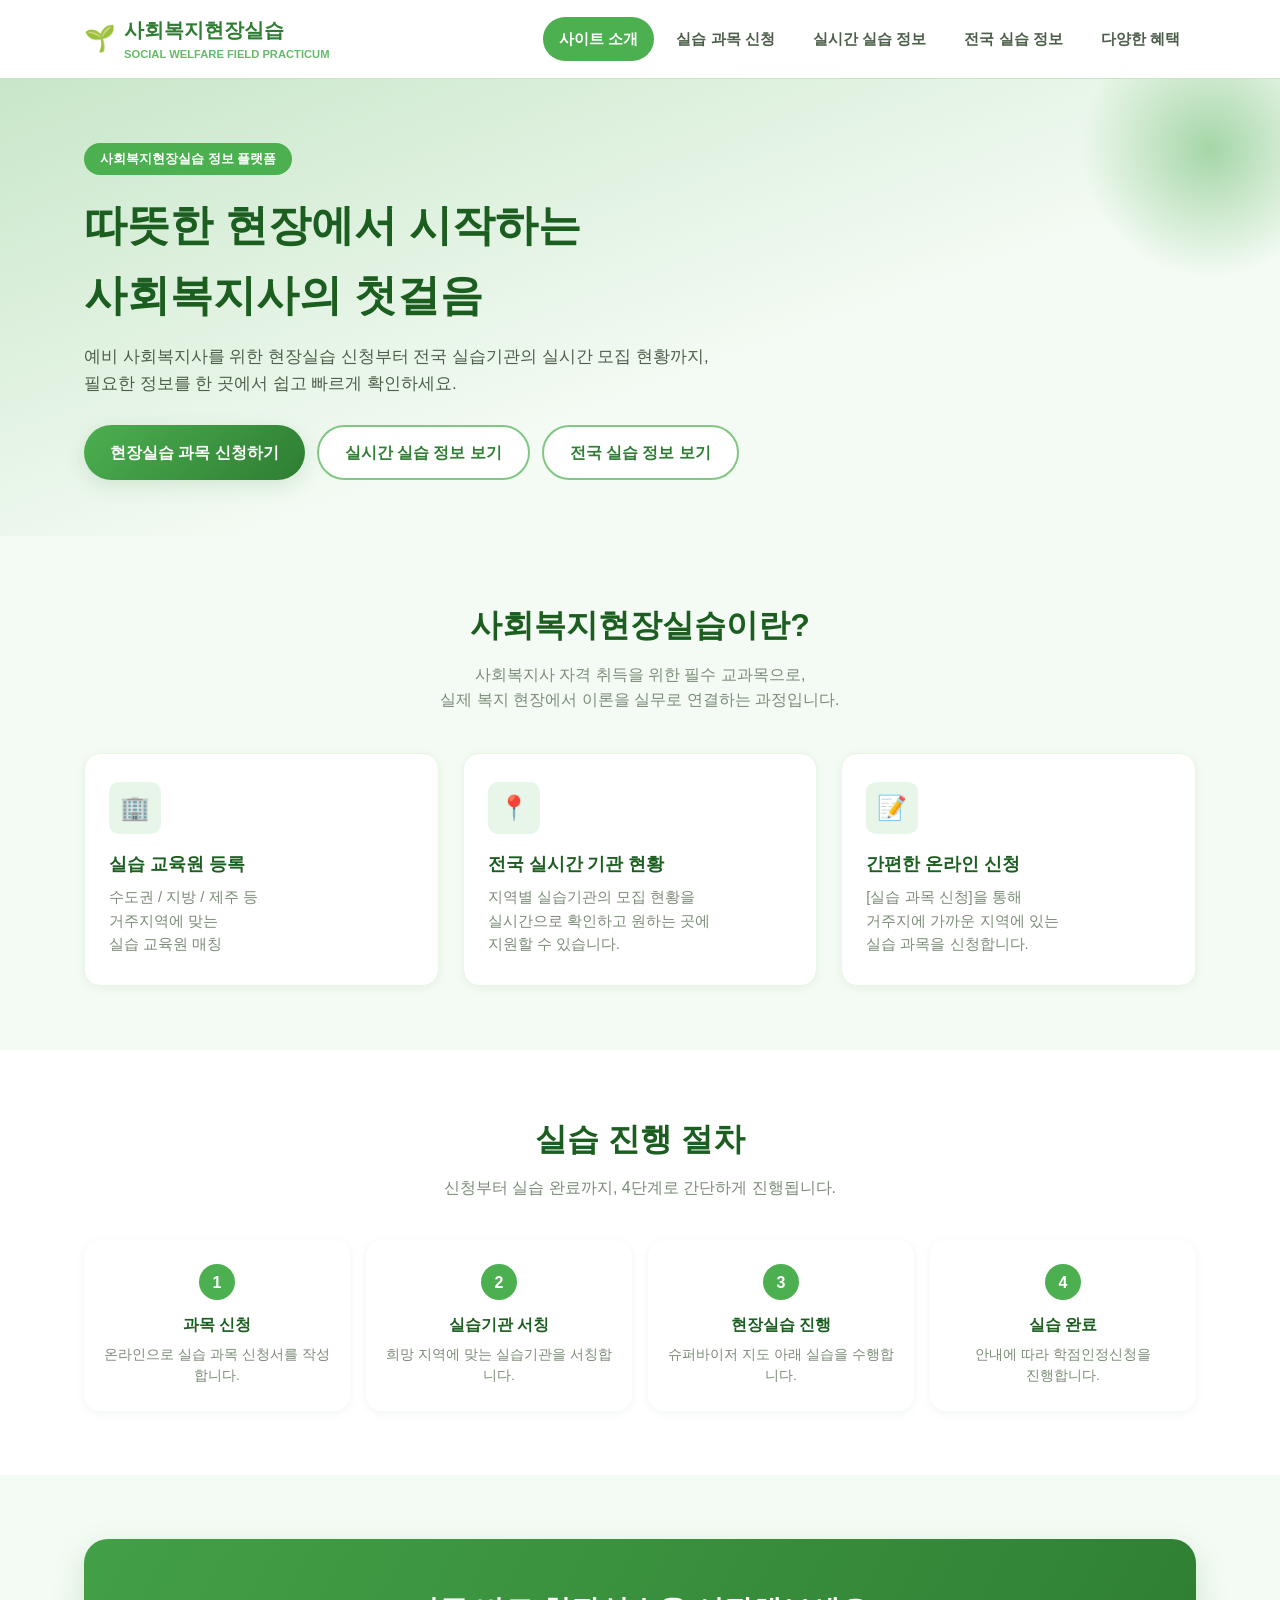
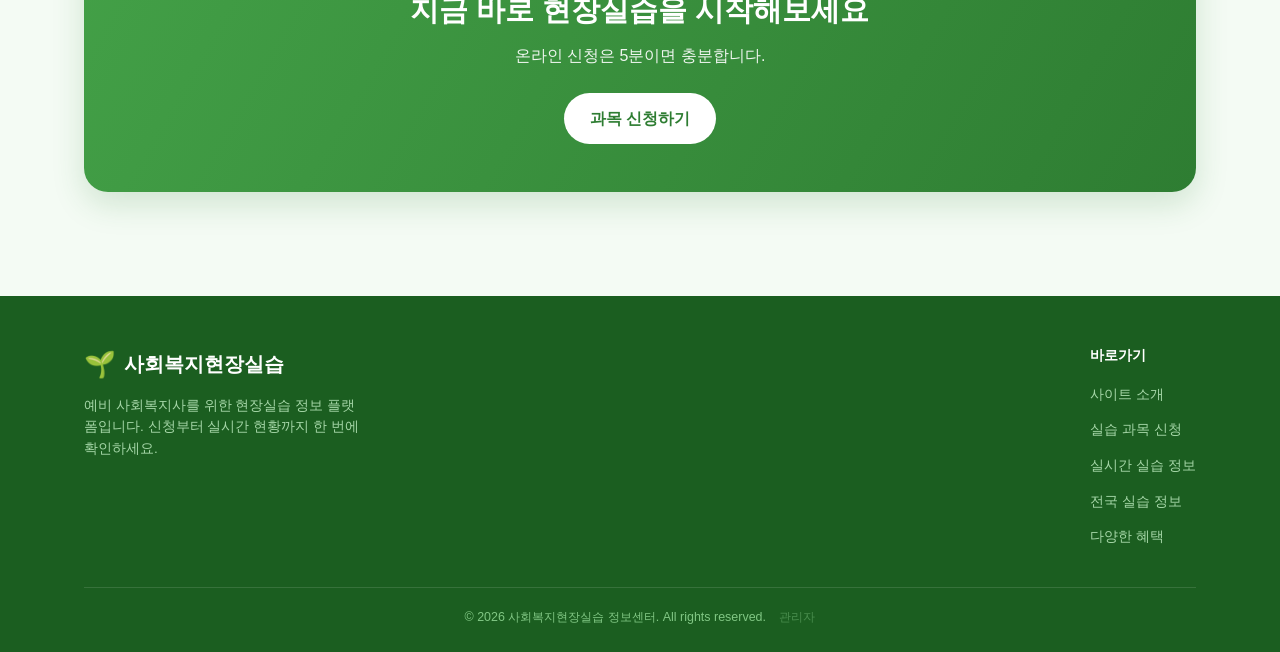
<file: index.html>
<!DOCTYPE html>
<html lang="ko">
<head>
<meta charset="UTF-8">
<meta name="viewport" content="width=device-width, initial-scale=1.0">
<title>사회복지현장실습 정보 | 소개</title>
<meta name="description" content="사회복지현장실습 정보 사이트 - 실습 소개, 과목 신청, 전국 실시간 정보">
<meta property="og:type" content="website">
<meta property="og:site_name" content="사회복지현장실습">
<meta property="og:title" content="사회복지현장실습 정보">
<meta property="og:description" content="예비 사회복지사를 위한 현장실습 신청부터 전국 실습기관 정보까지 한 곳에서 확인하세요.">
<meta property="og:url" content="https://wns3565.github.io/wns3565/">
<meta property="og:image" content="https://wns3565.github.io/wns3565/images/og-image.png">
<meta property="og:image:width" content="1200">
<meta property="og:image:height" content="630">
<meta name="twitter:card" content="summary_large_image">
<link rel="stylesheet" href="css/style.css">
</head>
<body>

<header class="site-header">
  <div class="header-inner">
    <a href="index.html" class="logo">
      <span class="logo-emoji">🌱</span>
      <span>
        사회복지현장실습
        <span class="logo-sub">SOCIAL WELFARE FIELD PRACTICUM</span>
      </span>
    </a>
    <nav class="main-nav">
      <ul>
        <li><a href="index.html" class="active">사이트 소개</a></li>
        <li><a href="apply.html">실습 과목 신청</a></li>
        <li><a href="realtime.html">실시간 실습 정보</a></li>
        <li><a href="nationwide.html">전국 실습 정보</a></li>
        <li><a href="benefits.html">다양한 혜택</a></li>
      </ul>
    </nav>
    <button class="nav-toggle" aria-label="메뉴 열기" aria-expanded="false">☰</button>
  </div>
</header>

<main>
  <section class="page-hero">
    <div class="container">
      <span class="eyebrow">사회복지현장실습 정보 플랫폼</span>
      <h1>따뜻한 현장에서 시작하는<br>사회복지사의 첫걸음</h1>
      <p class="lead">
        예비 사회복지사를 위한 현장실습 신청부터 전국 실습기관의 실시간 모집 현황까지,
        <br>
        필요한 정보를 한 곳에서 쉽고 빠르게 확인하세요.
      </p>
      <div style="margin-top:28px; display:flex; gap:12px; flex-wrap:wrap;">
        <a href="apply.html" class="btn btn-primary">현장실습 과목 신청하기</a>
        <a href="realtime.html" class="btn btn-outline">실시간 실습 정보 보기</a>
        <a href="nationwide.html" class="btn btn-outline">전국 실습 정보 보기</a>
      </div>
    </div>
  </section>

  <section class="block">
    <div class="container">
      <div class="section-head">
        <h2>사회복지현장실습이란?</h2>
        <p>사회복지사 자격 취득을 위한 필수 교과목으로,<br>실제 복지 현장에서 이론을 실무로 연결하는 과정입니다.</p>
      </div>
      <div class="grid grid-3">
        <div class="card">
          <div class="icon">🏢</div>
          <h3>실습 교육원 등록</h3>
          <p>수도권 / 지방 / 제주 등<br>거주지역에 맞는<br>실습 교육원 매칭</p>
        </div>
        <div class="card">
          <div class="icon">📍</div>
          <h3>전국 실시간 기관 현황</h3>
          <p>지역별 실습기관의 모집 현황을<br>실시간으로 확인하고 원하는 곳에<br>지원할 수 있습니다.</p>
        </div>
        <div class="card">
          <div class="icon">📝</div>
          <h3>간편한 온라인 신청</h3>
          <p>[실습 과목 신청]을 통해<br>거주지에 가까운 지역에 있는<br>실습 과목을 신청합니다.</p>
        </div>
      </div>
    </div>
  </section>

  <section class="block alt">
    <div class="container">
      <div class="section-head">
        <h2>실습 진행 절차</h2>
        <p>신청부터 실습 완료까지, 4단계로 간단하게 진행됩니다.</p>
      </div>
      <div class="timeline">
        <div class="timeline-step">
          <div class="step-num">1</div>
          <h4>과목 신청</h4>
          <p>온라인으로 실습 과목 신청서를 작성합니다.</p>
        </div>
        <div class="timeline-step">
          <div class="step-num">2</div>
          <h4>실습기관 서칭</h4>
          <p>희망 지역에 맞는 실습기관을 서칭합니다.</p>
        </div>
        <div class="timeline-step">
          <div class="step-num">3</div>
          <h4>현장실습 진행</h4>
          <p>슈퍼바이저 지도 아래 실습을 수행합니다.</p>
        </div>
        <div class="timeline-step">
          <div class="step-num">4</div>
          <h4>실습 완료</h4>
          <p>안내에 따라 학점인정신청을<br>진행합니다.</p>
        </div>
      </div>
    </div>
  </section>

  <section class="block">
    <div class="container">
      <div class="cta-banner">
        <h2>지금 바로 현장실습을 시작해보세요</h2>
        <p>온라인 신청은 5분이면 충분합니다.</p>
        <div style="display:flex; gap:12px; justify-content:center; flex-wrap:wrap;">
          <a href="apply.html" class="btn btn-outline">과목 신청하기</a>
        </div>
      </div>
    </div>
  </section>
</main>

<footer class="site-footer">
  <div class="container">
    <div class="footer-inner">
      <div class="footer-brand">
        <div class="logo">
          <span class="logo-emoji">🌱</span>
          <span>사회복지현장실습</span>
        </div>
        <p>예비 사회복지사를 위한 현장실습 정보 플랫폼입니다. 신청부터 실시간 현황까지 한 번에 확인하세요.</p>
      </div>
      <div class="footer-links">
        <div class="footer-col">
          <h4>바로가기</h4>
          <ul>
            <li><a href="index.html">사이트 소개</a></li>
            <li><a href="apply.html">실습 과목 신청</a></li>
            <li><a href="realtime.html">실시간 실습 정보</a></li>
            <li><a href="nationwide.html">전국 실습 정보</a></li>
        <li><a href="benefits.html">다양한 혜택</a></li>
              </ul>
        </div>
      </div>
    </div>
    <div class="footer-bottom">
      &copy; 2026 사회복지현장실습 정보센터. All rights reserved.
      <a href="admin.html" style="color:inherit; opacity:0.45; margin-left:10px; text-decoration:none;">관리자</a>
    </div>
  </div>
</footer>

<script src="js/main.js"></script>
</body>
</html>
</file>
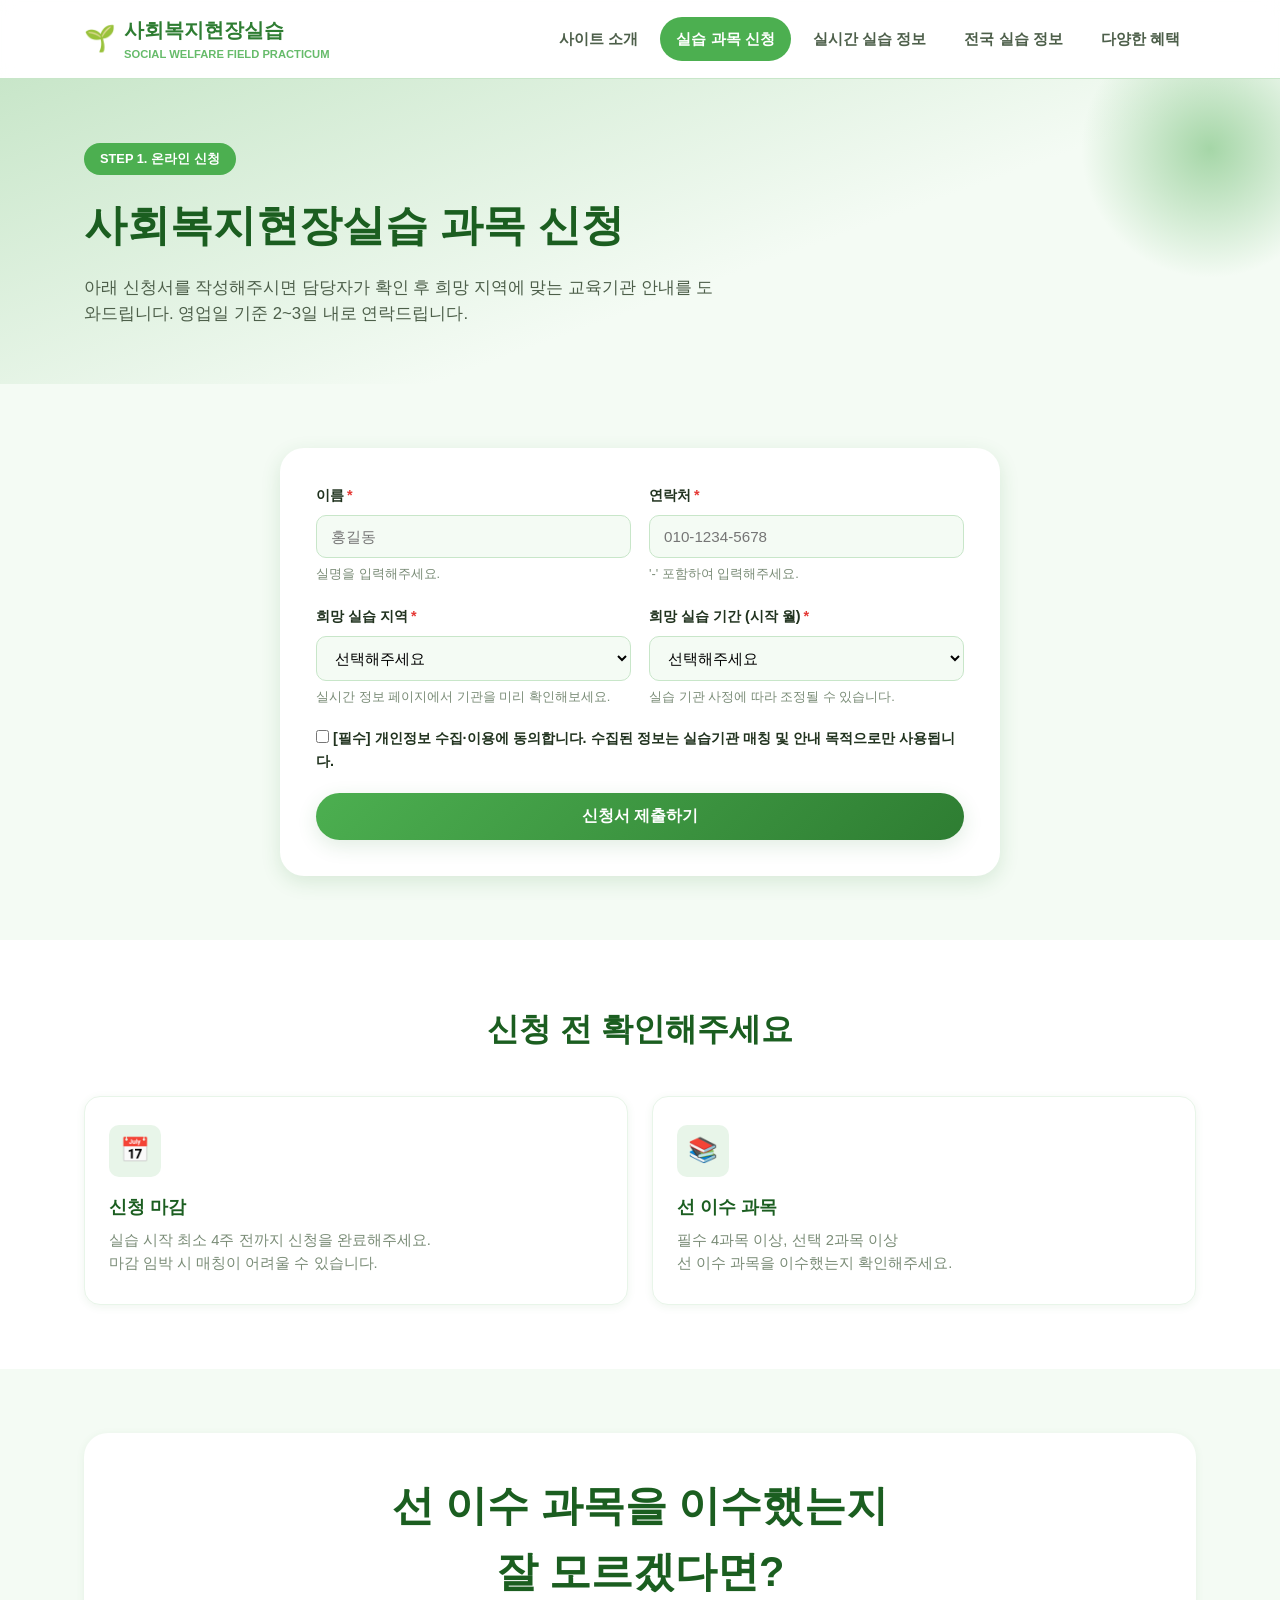
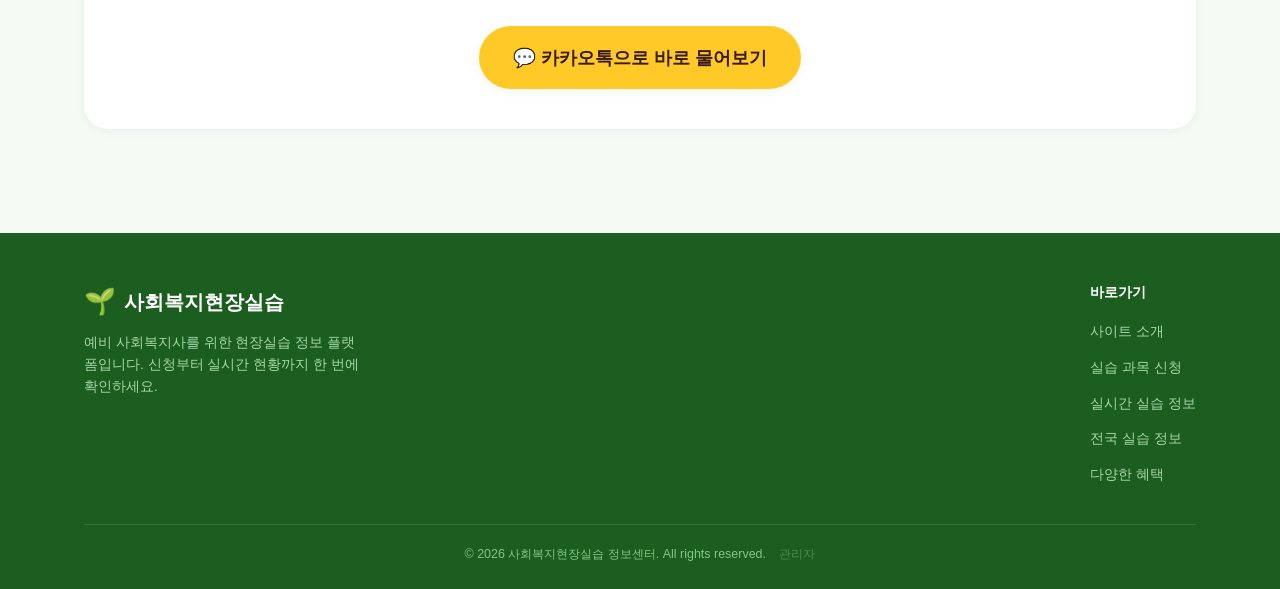
<file: apply.html>
<!DOCTYPE html>
<html lang="ko">
<head>
<meta charset="UTF-8">
<meta name="viewport" content="width=device-width, initial-scale=1.0">
<title>사회복지현장실습 정보 | 과목 신청</title>
<meta name="description" content="사회복지현장실습 과목 온라인 신청">
<meta property="og:type" content="website">
<meta property="og:site_name" content="사회복지현장실습">
<meta property="og:title" content="사회복지현장실습 과목 신청">
<meta property="og:description" content="사회복지현장실습 과목을 온라인으로 간편하게 신청하세요.">
<meta property="og:url" content="https://wns3565.github.io/wns3565/apply.html">
<meta property="og:image" content="https://wns3565.github.io/wns3565/images/og-image.png">
<meta property="og:image:width" content="1200">
<meta property="og:image:height" content="630">
<meta name="twitter:card" content="summary_large_image">
<link rel="stylesheet" href="css/style.css">
</head>
<body>

<header class="site-header">
  <div class="header-inner">
    <a href="index.html" class="logo">
      <span class="logo-emoji">🌱</span>
      <span>
        사회복지현장실습
        <span class="logo-sub">SOCIAL WELFARE FIELD PRACTICUM</span>
      </span>
    </a>
    <nav class="main-nav">
      <ul>
        <li><a href="index.html">사이트 소개</a></li>
        <li><a href="apply.html" class="active">실습 과목 신청</a></li>
        <li><a href="realtime.html">실시간 실습 정보</a></li>
        <li><a href="nationwide.html">전국 실습 정보</a></li>
        <li><a href="benefits.html">다양한 혜택</a></li>
      </ul>
    </nav>
    <button class="nav-toggle" aria-label="메뉴 열기" aria-expanded="false">☰</button>
  </div>
</header>

<main>
  <section class="page-hero">
    <div class="container">
      <span class="eyebrow">STEP 1. 온라인 신청</span>
      <h1>사회복지현장실습 과목 신청</h1>
      <p class="lead">
        아래 신청서를 작성해주시면 담당자가 확인 후 희망 지역에 맞는
        교육기관 안내를 도와드립니다. 영업일 기준 2~3일 내로 연락드립니다.
      </p>
    </div>
  </section>

  <section class="block">
    <div class="container">
      <div class="form-wrap">
        <form id="apply-form" novalidate>

          <div class="form-row">
            <div class="field">
              <label for="name">이름<span class="req">*</span></label>
              <input type="text" id="name" name="name" placeholder="홍길동" required>
              <small class="hint">실명을 입력해주세요.</small>
            </div>
            <div class="field">
              <label for="phone">연락처<span class="req">*</span></label>
              <input type="tel" id="phone" name="phone" placeholder="010-1234-5678" required>
              <small class="hint">'-' 포함하여 입력해주세요.</small>
            </div>
          </div>

          <div class="form-row">
            <div class="field">
              <label for="region">희망 실습 지역<span class="req">*</span></label>
              <select id="region" name="region" required>
                <option value="">선택해주세요</option>
                <option>서울</option><option>경기</option><option>인천</option>
                <option>부산</option><option>대구</option><option>광주</option>
                <option>대전</option><option>울산</option><option>강원</option>
                <option>충북</option><option>충남</option><option>전북</option>
                <option>전남</option><option>경북</option><option>경남</option>
                <option>제주</option>
              </select>
              <small class="hint">실시간 정보 페이지에서 기관을 미리 확인해보세요.</small>
            </div>
            <div class="field">
              <label for="period">희망 실습 기간 (시작 월)<span class="req">*</span></label>
              <select id="period" name="period" required>
                <option value="">선택해주세요</option>
                <option>1월</option>
                <option>2월</option>
                <option>3월</option>
                <option>4월</option>
                <option>5월</option>
                <option>6월</option>
                <option>7월</option>
                <option>8월</option>
                <option>9월</option>
                <option>10월</option>
                <option>11월</option>
                <option>12월</option>
              </select>
              <small class="hint">실습 기관 사정에 따라 조정될 수 있습니다.</small>
            </div>
          </div>

          <div class="field full">
            <label class="checkbox-row">
              <input type="checkbox" id="agree" name="agree">
              <span>[필수] 개인정보 수집·이용에 동의합니다. 수집된 정보는 실습기관 매칭 및 안내 목적으로만 사용됩니다.</span>
            </label>
          </div>

          <button type="submit" class="btn btn-primary btn-block">신청서 제출하기</button>

          <div id="apply-msg" class="form-msg"></div>
        </form>
      </div>
    </div>
  </section>

  <section class="block alt">
    <div class="container">
      <div class="section-head">
        <h2>신청 전 확인해주세요</h2>
      </div>
      <div class="grid grid-2">
        <div class="card">
          <div class="icon">📅</div>
          <h3>신청 마감</h3>
          <p>실습 시작 최소 4주 전까지 신청을 완료해주세요.<br>마감 임박 시 매칭이 어려울 수 있습니다.</p>
        </div>
        <div class="card">
          <div class="icon">📚</div>
          <h3>선 이수 과목</h3>
          <p>필수 4과목 이상, 선택 2과목 이상<br>선 이수 과목을 이수했는지 확인해주세요.</p>
        </div>
      </div>
    </div>
  </section>

  <section class="block">
    <div class="container">
      <div class="help-banner">
        <p>선 이수 과목을 이수했는지<br>잘 모르겠다면?</p>
        <a href="https://open.kakao.com/o/spx4Yft" class="btn btn-kakao" target="_blank" rel="noopener noreferrer">💬 카카오톡으로 바로 물어보기</a>
      </div>
    </div>
  </section>
</main>

<footer class="site-footer">
  <div class="container">
    <div class="footer-inner">
      <div class="footer-brand">
        <div class="logo">
          <span class="logo-emoji">🌱</span>
          <span>사회복지현장실습</span>
        </div>
        <p>예비 사회복지사를 위한 현장실습 정보 플랫폼입니다. 신청부터 실시간 현황까지 한 번에 확인하세요.</p>
      </div>
      <div class="footer-links">
        <div class="footer-col">
          <h4>바로가기</h4>
          <ul>
            <li><a href="index.html">사이트 소개</a></li>
            <li><a href="apply.html">실습 과목 신청</a></li>
            <li><a href="realtime.html">실시간 실습 정보</a></li>
            <li><a href="nationwide.html">전국 실습 정보</a></li>
        <li><a href="benefits.html">다양한 혜택</a></li>
              </ul>
        </div>
      </div>
    </div>
    <div class="footer-bottom">
      &copy; 2026 사회복지현장실습 정보센터. All rights reserved.
      <a href="admin.html" style="color:inherit; opacity:0.45; margin-left:10px; text-decoration:none;">관리자</a>
    </div>
  </div>
</footer>

<script src="js/main.js"></script>
</body>
</html>
</file>
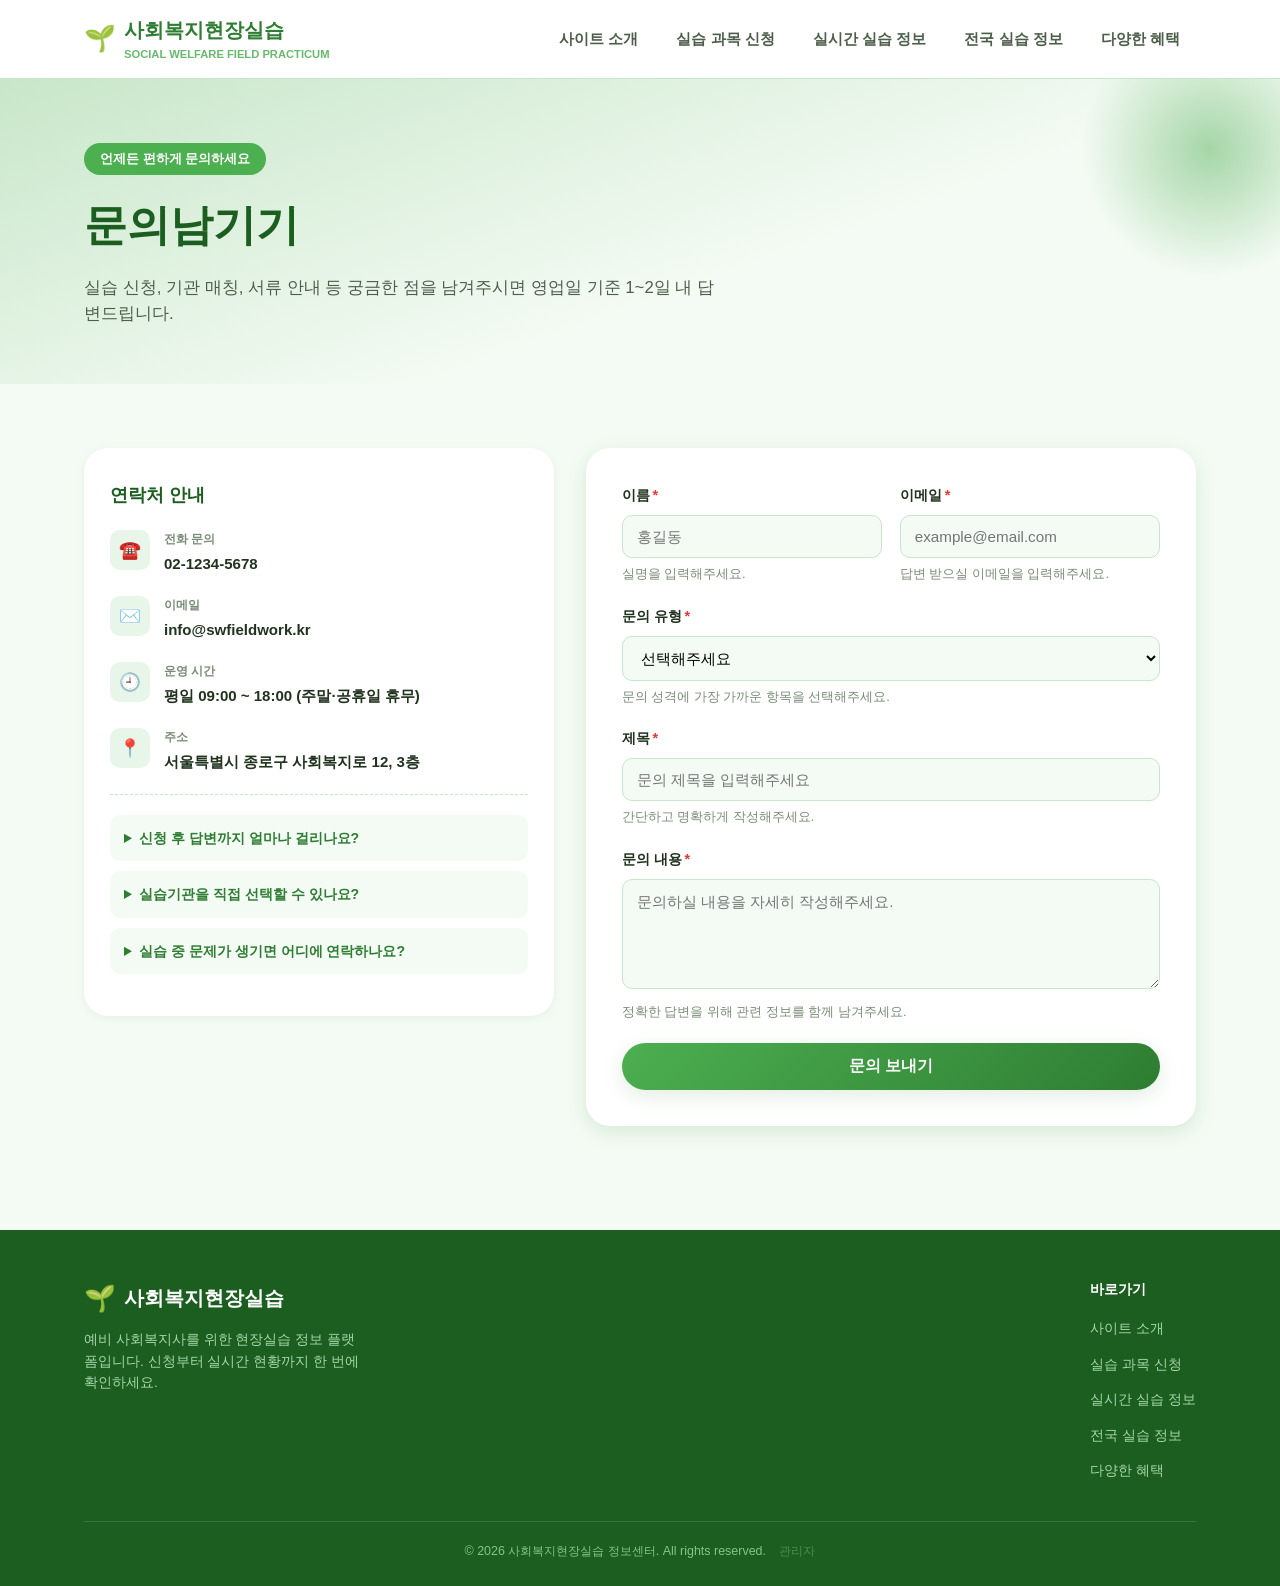
<file: contact.html>
<!DOCTYPE html>
<html lang="ko">
<head>
<meta charset="UTF-8">
<meta name="viewport" content="width=device-width, initial-scale=1.0">
<title>사회복지현장실습 정보 | 문의남기기</title>
<meta name="description" content="사회복지현장실습 관련 문의하기">
<link rel="stylesheet" href="css/style.css">
</head>
<body>

<header class="site-header">
  <div class="header-inner">
    <a href="index.html" class="logo">
      <span class="logo-emoji">🌱</span>
      <span>
        사회복지현장실습
        <span class="logo-sub">SOCIAL WELFARE FIELD PRACTICUM</span>
      </span>
    </a>
    <nav class="main-nav">
      <ul>
        <li><a href="index.html">사이트 소개</a></li>
        <li><a href="apply.html">실습 과목 신청</a></li>
        <li><a href="realtime.html">실시간 실습 정보</a></li>
        <li><a href="nationwide.html">전국 실습 정보</a></li>
        <li><a href="benefits.html">다양한 혜택</a></li>
      </ul>
    </nav>
    <button class="nav-toggle" aria-label="메뉴 열기" aria-expanded="false">☰</button>
  </div>
</header>

<main>
  <section class="page-hero">
    <div class="container">
      <span class="eyebrow">언제든 편하게 문의하세요</span>
      <h1>문의남기기</h1>
      <p class="lead">
        실습 신청, 기관 매칭, 서류 안내 등 궁금한 점을 남겨주시면
        영업일 기준 1~2일 내 답변드립니다.
      </p>
    </div>
  </section>

  <section class="block">
    <div class="container">
      <div class="contact-grid">

        <div class="contact-info-card">
          <h3>연락처 안내</h3>

          <div class="contact-info-item">
            <div class="ci-icon">☎️</div>
            <div>
              <div class="ci-label">전화 문의</div>
              <div class="ci-value">02-1234-5678</div>
            </div>
          </div>

          <div class="contact-info-item">
            <div class="ci-icon">✉️</div>
            <div>
              <div class="ci-label">이메일</div>
              <div class="ci-value">info@swfieldwork.kr</div>
            </div>
          </div>

          <div class="contact-info-item">
            <div class="ci-icon">🕘</div>
            <div>
              <div class="ci-label">운영 시간</div>
              <div class="ci-value">평일 09:00 ~ 18:00 (주말·공휴일 휴무)</div>
            </div>
          </div>

          <div class="contact-info-item">
            <div class="ci-icon">📍</div>
            <div>
              <div class="ci-label">주소</div>
              <div class="ci-value">서울특별시 종로구 사회복지로 12, 3층</div>
            </div>
          </div>

          <div class="faq-mini">
            <details>
              <summary>신청 후 답변까지 얼마나 걸리나요?</summary>
              <p>영업일 기준 2~3일 이내 담당자가 연락드립니다.</p>
            </details>
            <details>
              <summary>실습기관을 직접 선택할 수 있나요?</summary>
              <p>희망 지역·분야를 신청서에 기재하시면 우선 매칭해드리며, 확정 여부는 기관 사정에 따라 달라질 수 있습니다.</p>
            </details>
            <details>
              <summary>실습 중 문제가 생기면 어디에 연락하나요?</summary>
              <p>담당 슈퍼바이저 또는 본 문의 페이지를 통해 즉시 연락 주시면 신속히 도와드립니다.</p>
            </details>
          </div>
        </div>

        <div class="form-wrap" style="margin:0;">
          <form id="contact-form" novalidate>
            <div class="form-row">
              <div class="field">
                <label for="c-name">이름<span class="req">*</span></label>
                <input type="text" id="c-name" name="c-name" placeholder="홍길동" required>
                <small class="hint">실명을 입력해주세요.</small>
              </div>
              <div class="field">
                <label for="c-email">이메일<span class="req">*</span></label>
                <input type="email" id="c-email" name="c-email" placeholder="example@email.com" required>
                <small class="hint">답변 받으실 이메일을 입력해주세요.</small>
              </div>
            </div>

            <div class="field full">
              <label for="c-category">문의 유형<span class="req">*</span></label>
              <select id="c-category" name="c-category" required>
                <option value="">선택해주세요</option>
                <option>과목 신청 관련</option>
                <option>실습기관 매칭 관련</option>
                <option>실시간 정보 오류 제보</option>
                <option>서류/행정 관련</option>
                <option>기타 문의</option>
              </select>
              <small class="hint">문의 성격에 가장 가까운 항목을 선택해주세요.</small>
            </div>

            <div class="field full">
              <label for="c-title">제목<span class="req">*</span></label>
              <input type="text" id="c-title" name="c-title" placeholder="문의 제목을 입력해주세요" required>
              <small class="hint">간단하고 명확하게 작성해주세요.</small>
            </div>

            <div class="field full">
              <label for="c-content">문의 내용<span class="req">*</span></label>
              <textarea id="c-content" name="c-content" placeholder="문의하실 내용을 자세히 작성해주세요." required></textarea>
              <small class="hint">정확한 답변을 위해 관련 정보를 함께 남겨주세요.</small>
            </div>

            <button type="submit" class="btn btn-primary btn-block">문의 보내기</button>

            <div id="contact-msg" class="form-msg"></div>
          </form>
        </div>

      </div>
    </div>
  </section>
</main>

<footer class="site-footer">
  <div class="container">
    <div class="footer-inner">
      <div class="footer-brand">
        <div class="logo">
          <span class="logo-emoji">🌱</span>
          <span>사회복지현장실습</span>
        </div>
        <p>예비 사회복지사를 위한 현장실습 정보 플랫폼입니다. 신청부터 실시간 현황까지 한 번에 확인하세요.</p>
      </div>
      <div class="footer-links">
        <div class="footer-col">
          <h4>바로가기</h4>
          <ul>
            <li><a href="index.html">사이트 소개</a></li>
            <li><a href="apply.html">실습 과목 신청</a></li>
            <li><a href="realtime.html">실시간 실습 정보</a></li>
            <li><a href="nationwide.html">전국 실습 정보</a></li>
        <li><a href="benefits.html">다양한 혜택</a></li>
          </ul>
        </div>
      </div>
    </div>
    <div class="footer-bottom">
      &copy; 2026 사회복지현장실습 정보센터. All rights reserved.
      <a href="admin.html" style="color:inherit; opacity:0.45; margin-left:10px; text-decoration:none;">관리자</a>
    </div>
  </div>
</footer>

<script src="js/main.js"></script>
</body>
</html>
</file>
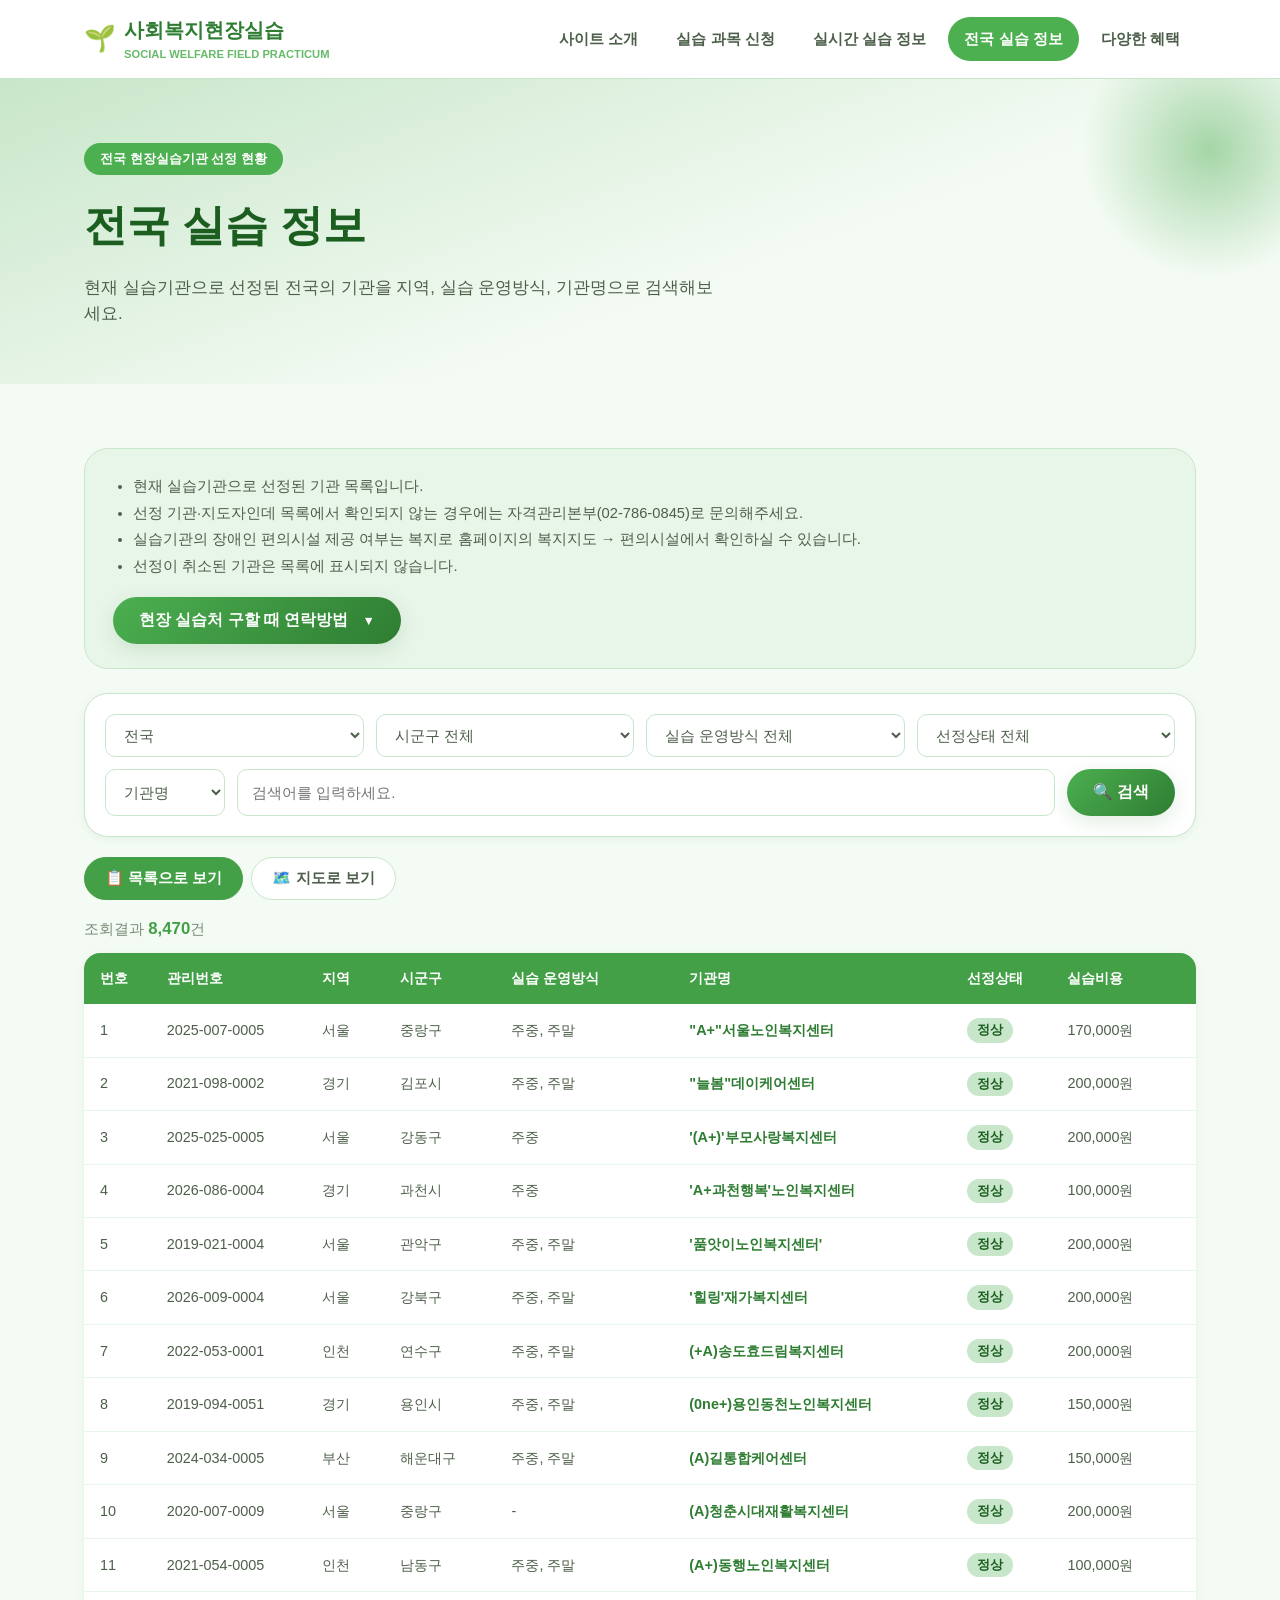
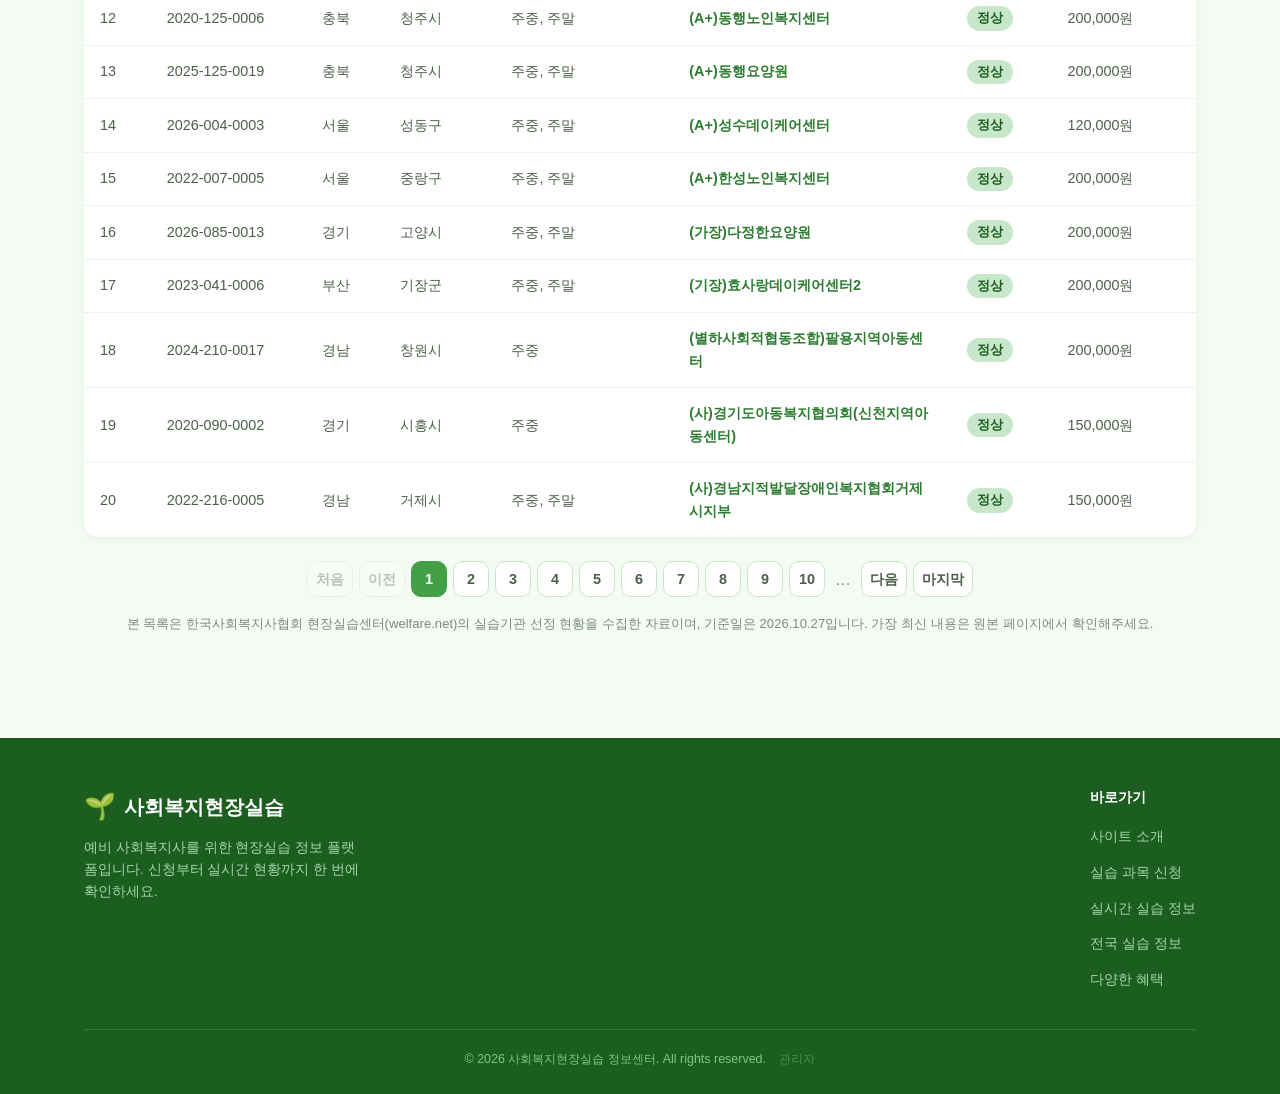
<file: nationwide.html>
<!DOCTYPE html>
<html lang="ko">
<head>
<meta charset="UTF-8">
<meta name="viewport" content="width=device-width, initial-scale=1.0">
<title>사회복지현장실습 정보 | 전국 실습 정보</title>
<meta name="description" content="전국 지역별 사회복지현장실습 모집 현황">
<meta property="og:type" content="website">
<meta property="og:site_name" content="사회복지현장실습">
<meta property="og:title" content="전국 실습 정보">
<meta property="og:description" content="전국 실습기관을 지역·운영방식·비용으로 검색하고 지도로 찾아보세요.">
<meta property="og:url" content="https://wns3565.github.io/wns3565/nationwide.html">
<meta property="og:image" content="https://wns3565.github.io/wns3565/images/og-image.png">
<meta property="og:image:width" content="1200">
<meta property="og:image:height" content="630">
<meta name="twitter:card" content="summary_large_image">
<link rel="stylesheet" href="css/style.css">
</head>
<body>

<header class="site-header">
  <div class="header-inner">
    <a href="index.html" class="logo">
      <span class="logo-emoji">🌱</span>
      <span>
        사회복지현장실습
        <span class="logo-sub">SOCIAL WELFARE FIELD PRACTICUM</span>
      </span>
    </a>
    <nav class="main-nav">
      <ul>
        <li><a href="index.html">사이트 소개</a></li>
        <li><a href="apply.html">실습 과목 신청</a></li>
        <li><a href="realtime.html">실시간 실습 정보</a></li>
        <li><a href="nationwide.html" class="active">전국 실습 정보</a></li>
        <li><a href="benefits.html">다양한 혜택</a></li>
      </ul>
    </nav>
    <button class="nav-toggle" aria-label="메뉴 열기" aria-expanded="false">☰</button>
  </div>
</header>

<main>
  <section class="page-hero">
    <div class="container">
      <span class="eyebrow">전국 현장실습기관 선정 현황</span>
      <h1>전국 실습 정보</h1>
      <p class="lead">
        현재 실습기관으로 선정된 전국의 기관을 지역, 실습 운영방식, 기관명으로 검색해보세요.
      </p>
    </div>
  </section>

  <section class="block">
    <div class="container">

      <div class="info-box">
        <ul>
          <li>현재 실습기관으로 선정된 기관 목록입니다.</li>
          <li>선정 기관·지도자인데 목록에서 확인되지 않는 경우에는 자격관리본부(02-786-0845)로 문의해주세요.</li>
          <li>실습기관의 장애인 편의시설 제공 여부는 복지로 홈페이지의 복지지도 → 편의시설에서 확인하실 수 있습니다.</li>
          <li>선정이 취소된 기관은 목록에 표시되지 않습니다.</li>
        </ul>
        <div class="contact-guide-toggle">
          <button type="button" id="contact-guide-btn" class="btn btn-primary" aria-expanded="false" aria-controls="contact-guide">현장 실습처 구할 때 연락방법 <span class="guide-arrow" aria-hidden="true">▼</span></button>
        </div>
        <div class="contact-guide" id="contact-guide" hidden>
          <h3>실습 문의 전화 스크립트</h3>

          <section class="guide-step">
            <h4>1. 도입 및 통화 가능 여부 확인</h4>
            <p class="guide-desc">담당자가 프로그램 진행이나 상담 중일 수 있으므로 통화 가능 여부를 먼저 묻는 것이 좋습니다.</p>
            <p class="guide-line student"><strong>학생</strong>"안녕하세요, [기관명] 맞으실까요? 이번 학기 사회복지현장실습 문의차 연락드렸습니다. 혹시 실습 담당 선생님과 통화 가능할까요?"</p>
            <p class="guide-note">(담당자 연결 후)</p>
            <p class="guide-line student"><strong>학생</strong>"안녕하세요 담당자님, 바쁘신 와중에 죄송합니다. 잠시 실습 관련해서 1~2분 정도 통화 가능하실까요?"</p>
          </section>

          <section class="guide-step">
            <h4>2. 소속 및 핵심 정보 전달 (두괄식)</h4>
            <p class="guide-desc">담당자가 가장 먼저 확인해야 하는 3가지(교육원/과정, 희망 일정, 실습 형태)를 바로 전달합니다.</p>
            <p class="guide-line student"><strong>학생</strong>"감사합니다. 저는 [교육원명] 사회복지 과정 진행 중인 [이름]이라고 합니다.<br>다름이 아니라, 이번 [예: 20XX년 X월 ~ X월] 기간 동안 진행되는 현장실습생을 모집하시는지 여쭙고자 연락드렸습니다.<br>저는 총 [160시간] 이수 대상자이며, [평일 주 5일 실습 / 주말 실습]을 희망하고 있습니다."</p>
          </section>

          <section class="guide-step">
            <h4>3. 기관 상황에 따른 분기 대화</h4>

            <h5>상황 A: 실습생을 모집 중인 경우</h5>
            <p class="guide-line staff"><strong>담당자</strong>"네, 이번에 실습생 모집 계획이 있습니다."</p>
            <p class="guide-line student"><strong>학생</strong>"감사합니다! 혹시 신청서나 프로파일 접수 마감일이 정해져 있을까요? 서류는 기관 홈페이지 양식으로 이메일 제출하면 되는지 확인 부탁드립니다."</p>
            <p class="guide-note">(필요 시 추가 질문)</p>
            <p class="guide-line student"><strong>학생</strong>"제출 후 면접이나 별도 선발 절차가 어떻게 진행되는지도 함께 알려주시면 준비에 큰 도움이 될 것 같습니다."</p>

            <h5>상황 B: 이미 마감되었거나 이번 학기 계획이 없는 경우</h5>
            <p class="guide-line staff"><strong>담당자</strong>"죄송하지만 이번 차수는 이미 마감되었거나(또는 실습 지도를 하지 않습니다)."</p>
            <p class="guide-line student"><strong>학생</strong>"아, 그렇군요! 확인해 주셔서 감사합니다. 바쁘신 업무 중에 시간 내어 응대해 주셔서 진심으로 감사드립니다. 좋은 하루 보내세요."</p>
            <p class="guide-note">(아쉬워도 정중하게 마무리하여 기관에 좋은 인상을 남깁니다.)</p>

            <h5>상황 C: 담당자가 부재중이거나 통화가 어려운 경우</h5>
            <p class="guide-line staff"><strong>직원/담당자</strong>"지금 담당자가 자리에 없어서요 / 지금은 통화가 조금 어렵습니다."</p>
            <p class="guide-line student"><strong>학생</strong>"네, 알겠습니다. 혹시 담당자님께서 편하신 시간대에 제가 다시 연락을 드려도 될까요? 아니면 문의 사항을 남겨둘 수 있는 실습 문의용 이메일이 있을까요?"</p>
          </section>

          <section class="guide-step guide-check">
            <h4>전화 전/중 체크리스트</h4>

            <h5>1. 피해야 할 전화 시간대</h5>
            <ul>
              <li>오전 09:00 ~ 10:00 (오전 업무 시작 및 회의 시간)</li>
              <li>점심시간 12:00 ~ 13:00</li>
              <li>퇴근 직전 17:30 이후</li>
              <li><strong>가장 좋은 시간대: 오전 10:30 ~ 11:30 또는 오후 14:00 ~ 16:00</strong></li>
            </ul>

            <h5>2. 통화 전 메모장에 미리 적어둘 내용</h5>
            <ul>
              <li>본인의 정확한 실습 희망 일정 (시작 가능일 ~ 종료일)</li>
              <li>필수 이수 시간 (구법 120시간 vs 개정법 160시간)</li>
              <li>세미나 출석 일정 등 기관 출근이 불가능한 요일 유무</li>
            </ul>

            <h5>3. 담당자에게 신뢰를 주는 포인트</h5>
            <ul>
              <li>기관 유형(종합복지관, 노인, 아동 등)을 미리 파악하고 "평소 [노인 복지 / 지역사회 복지]에 관심이 많아 지원하고자 합니다"라는 한 문장을 덧붙이면 긍정적인 인상을 줍니다.</li>
            </ul>
          </section>
        </div>
      </div>

      <form class="center-filter" id="center-filter">
        <div class="center-filter-row">
          <select id="f-area" aria-label="지역">
            <option value="">전국</option>
          </select>
          <select id="f-gugu" aria-label="시군구">
            <option value="">시군구 전체</option>
          </select>
          <select id="f-oper" aria-label="실습 운영방식">
            <option value="">실습 운영방식 전체</option>
            <option value="1">주중실습</option>
            <option value="2">주말실습</option>
            <option value="4">야간실습</option>
            <option value="8">방학중실습(여름)</option>
            <option value="16">방학중실습(겨울)</option>
          </select>
          <select id="f-status" aria-label="선정상태">
            <option value="">선정상태 전체</option>
            <option value="정상">정상</option>
            <option value="정지">정지</option>
          </select>
        </div>
        <div class="center-filter-row">
          <select id="f-type" class="center-filter-type" aria-label="검색 구분">
            <option value="org">기관명</option>
            <option value="no">관리번호</option>
            <option value="cost">실습비용</option>
          </select>
          <input type="text" id="f-keyword" placeholder="검색어를 입력하세요." autocomplete="off">
          <div class="center-cost-range" id="cost-range" hidden>
            <input type="text" id="f-cost-min" inputmode="numeric" placeholder="최소 금액 (원)" autocomplete="off" aria-label="최소 실습비용">
            <span>~</span>
            <input type="text" id="f-cost-max" inputmode="numeric" placeholder="최대 금액 (원)" autocomplete="off" aria-label="최대 실습비용">
          </div>
          <button type="submit" class="btn btn-primary center-filter-submit">🔍 검색</button>
        </div>
      </form>

      <div class="view-tabs">
        <button type="button" class="view-tab active" data-view="list">📋 목록으로 보기</button>
        <button type="button" class="view-tab" data-view="map">🗺️ 지도로 보기</button>
      </div>

      <p class="center-count-line">조회결과 <strong id="center-count">0</strong>건</p>

      <div id="center-map-view" hidden>
        <form class="my-address-form" id="my-address-form">
          <input type="text" id="my-address" placeholder="내 주소를 입력하세요. (예: 서울 영등포구 문래로20길 60)" autocomplete="off" aria-label="내 주소">
          <button type="submit" class="btn btn-primary">📍 내 위치 찍기</button>
        </form>
        <p class="my-address-msg" id="my-address-msg" hidden></p>
        <div id="center-map"></div>
        <p class="center-map-msg" id="center-map-msg"></p>
      </div>

      <div id="center-list-view">
      <div class="data-table-wrap">
        <table class="data-table center-table">
          <colgroup>
            <col style="width:6%;">
            <col style="width:14%;">
            <col style="width:7%;">
            <col style="width:10%;">
            <col style="width:16%;">
            <col style="width:25%;">
            <col style="width:9%;">
            <col style="width:13%;">
          </colgroup>
          <thead>
            <tr>
              <th>번호</th>
              <th>관리번호</th>
              <th>지역</th>
              <th>시군구</th>
              <th>실습 운영방식</th>
              <th>기관명</th>
              <th>선정상태</th>
              <th>실습비용</th>
            </tr>
          </thead>
          <tbody id="center-body"></tbody>
        </table>
        <div class="empty-state" id="center-empty">
          🔍 검색 조건에 맞는 실습기관이 없습니다. 다른 조건으로 검색해보세요.
        </div>
      </div>

      <div class="pagination" id="center-pagination"></div>
      </div>

      <p class="update-note">본 목록은 한국사회복지사협회 현장실습센터(welfare.net)의 실습기관 선정 현황을 수집한 자료이며, 기준일은 <span id="center-updated">-</span>입니다. 가장 최신 내용은 <a href="https://www.welfare.net/prm/find-training-center/current-stat" target="_blank" rel="noopener noreferrer" class="post-link">원본 페이지</a>에서 확인해주세요.</p>
    </div>
  </section>
</main>

<footer class="site-footer">
  <div class="container">
    <div class="footer-inner">
      <div class="footer-brand">
        <div class="logo">
          <span class="logo-emoji">🌱</span>
          <span>사회복지현장실습</span>
        </div>
        <p>예비 사회복지사를 위한 현장실습 정보 플랫폼입니다. 신청부터 실시간 현황까지 한 번에 확인하세요.</p>
      </div>
      <div class="footer-links">
        <div class="footer-col">
          <h4>바로가기</h4>
          <ul>
            <li><a href="index.html">사이트 소개</a></li>
            <li><a href="apply.html">실습 과목 신청</a></li>
            <li><a href="realtime.html">실시간 실습 정보</a></li>
            <li><a href="nationwide.html">전국 실습 정보</a></li>
            <li><a href="benefits.html">다양한 혜택</a></li>
          </ul>
        </div>
      </div>
    </div>
    <div class="footer-bottom">
      &copy; 2026 사회복지현장실습 정보센터. All rights reserved.
      <a href="admin.html" style="color:inherit; opacity:0.45; margin-left:10px; text-decoration:none;">관리자</a>
    </div>
  </div>
</footer>

<script src="js/main.js"></script>
</body>
</html>
</file>
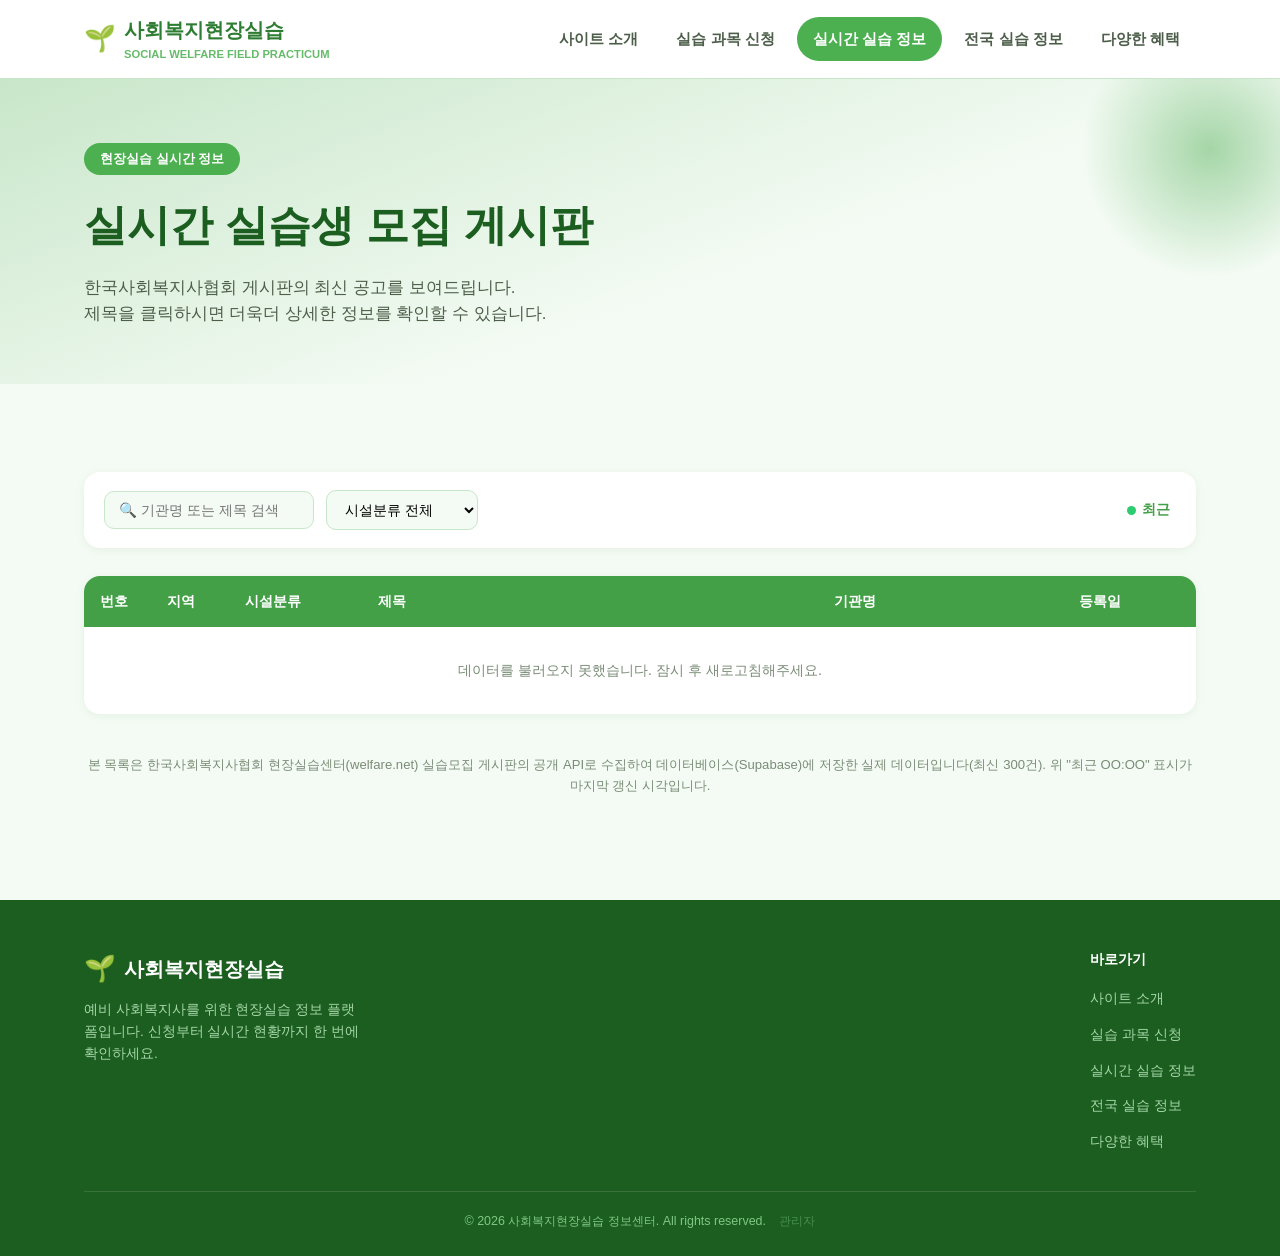
<file: realtime.html>
<!DOCTYPE html>
<html lang="ko">
<head>
<meta charset="UTF-8">
<meta name="viewport" content="width=device-width, initial-scale=1.0">
<title>사회복지현장실습 정보 | 전국 실시간 정보</title>
<meta name="description" content="전국 사회복지현장실습 기관 실시간 모집 현황">
<meta property="og:type" content="website">
<meta property="og:site_name" content="사회복지현장실습">
<meta property="og:title" content="실시간 실습생 모집 게시판">
<meta property="og:description" content="전국 사회복지현장실습 기관의 실시간 모집 공고를 한눈에 확인하세요.">
<meta property="og:url" content="https://wns3565.github.io/wns3565/realtime.html">
<meta property="og:image" content="https://wns3565.github.io/wns3565/images/og-image.png">
<meta property="og:image:width" content="1200">
<meta property="og:image:height" content="630">
<meta name="twitter:card" content="summary_large_image">
<link rel="stylesheet" href="css/style.css">
</head>
<body>

<header class="site-header">
  <div class="header-inner">
    <a href="index.html" class="logo">
      <span class="logo-emoji">🌱</span>
      <span>
        사회복지현장실습
        <span class="logo-sub">SOCIAL WELFARE FIELD PRACTICUM</span>
      </span>
    </a>
    <nav class="main-nav">
      <ul>
        <li><a href="index.html">사이트 소개</a></li>
        <li><a href="apply.html">실습 과목 신청</a></li>
        <li><a href="realtime.html" class="active">실시간 실습 정보</a></li>
        <li><a href="nationwide.html">전국 실습 정보</a></li>
        <li><a href="benefits.html">다양한 혜택</a></li>
      </ul>
    </nav>
    <button class="nav-toggle" aria-label="메뉴 열기" aria-expanded="false">☰</button>
  </div>
</header>

<main>
  <section class="page-hero">
    <div class="container">
      <span class="eyebrow">현장실습 실시간 정보</span>
      <h1>실시간 실습생 모집 게시판</h1>
      <p class="lead">
        한국사회복지사협회 게시판의 최신 공고를 보여드립니다.
        <br>
        제목을 클릭하시면 더욱더 상세한 정보를 확인할 수 있습니다.
      </p>
    </div>
  </section>

  <section class="block">
    <div class="container">

      <div class="region-chips" id="region-chips"></div>

      <div class="filter-bar">
        <input type="text" id="search-input" placeholder="🔍 기관명 또는 제목 검색">
        <select id="category-select">
          <option value="all">시설분류 전체</option>
          <option value="사회복지시설">사회복지시설</option>
          <option value="장기요양">장기요양</option>
          <option value="기관/단체">기관/단체</option>
          <option value="학교">학교</option>
          <option value="의료기관">의료기관</option>
          <option value="관공서/공공기관">관공서/공공기관</option>
          <option value="기타">기타</option>
        </select>
        <span id="result-count" style="font-size:0.85rem; color: var(--text-light); font-weight:600;"></span>
        <span class="live-dot"><span class="dot"></span> 최근 <span id="last-updated"></span></span>
      </div>

      <div class="data-table-wrap">
        <table class="data-table">
          <colgroup>
            <col style="width:6%;">
            <col style="width:7%;">
            <col style="width:12%;">
            <col style="width:41%;">
            <col style="width:22%;">
            <col style="width:12%;">
          </colgroup>
          <thead>
            <tr>
              <th>번호</th>
              <th>지역</th>
              <th>시설분류</th>
              <th>제목</th>
              <th>기관명</th>
              <th>등록일</th>
            </tr>
          </thead>
          <tbody id="realtime-body"></tbody>
        </table>
        <div class="empty-state" id="empty-state">
          🔍 검색 조건에 맞는 모집 공고가 없습니다. 다른 지역이나 키워드로 검색해보세요.
        </div>
      </div>

      <div class="pagination" id="pagination"></div>

      <p class="update-note">본 목록은 한국사회복지사협회 현장실습센터(welfare.net) 실습모집 게시판의 공개 API로 수집하여 데이터베이스(Supabase)에 저장한 실제 데이터입니다(최신 300건). 위 "최근 OO:OO" 표시가 마지막 갱신 시각입니다.</p>
    </div>
  </section>
</main>

<footer class="site-footer">
  <div class="container">
    <div class="footer-inner">
      <div class="footer-brand">
        <div class="logo">
          <span class="logo-emoji">🌱</span>
          <span>사회복지현장실습</span>
        </div>
        <p>예비 사회복지사를 위한 현장실습 정보 플랫폼입니다. 신청부터 실시간 현황까지 한 번에 확인하세요.</p>
      </div>
      <div class="footer-links">
        <div class="footer-col">
          <h4>바로가기</h4>
          <ul>
            <li><a href="index.html">사이트 소개</a></li>
            <li><a href="apply.html">실습 과목 신청</a></li>
            <li><a href="realtime.html">실시간 실습 정보</a></li>
            <li><a href="nationwide.html">전국 실습 정보</a></li>
            <li><a href="benefits.html">다양한 혜택</a></li>
              </ul>
        </div>
      </div>
    </div>
    <div class="footer-bottom">
      &copy; 2026 사회복지현장실습 정보센터. All rights reserved.
      <a href="admin.html" style="color:inherit; opacity:0.45; margin-left:10px; text-decoration:none;">관리자</a>
    </div>
  </div>
</footer>

<script src="js/main.js"></script>
</body>
</html>
</file>
<file: css/style.css>
/* =========================================================
   사회복지현장실습 정보 사이트 - 공통 스타일
   테마: 밝고 친근한 그린 톤
   ========================================================= */

:root {
  --green-900: #1b5e20;
  --green-700: #2e7d32;
  --green-600: #43a047;
  --green-500: #4caf50;
  --green-400: #66bb6a;
  --green-300: #81c784;
  --green-200: #a5d6a7;
  --green-100: #c8e6c9;
  --green-50:  #e8f5e9;
  --mint: #f4fbf4;
  --accent-yellow: #ffca28;
  --text-dark: #21331f;
  --text-mid: #4d5f4a;
  --text-light: #7a8c77;
  --white: #ffffff;
  --shadow-sm: 0 2px 8px rgba(46, 125, 50, 0.08);
  --shadow-md: 0 6px 20px rgba(46, 125, 50, 0.14);
  --shadow-lg: 0 12px 32px rgba(46, 125, 50, 0.18);
  --radius-sm: 10px;
  --radius-md: 16px;
  --radius-lg: 24px;
  --radius-pill: 999px;
  --max-width: 1160px;
}

* {
  box-sizing: border-box;
  margin: 0;
  padding: 0;
}

html {
  scroll-behavior: smooth;
}

body {
  font-family: "Pretendard", "Noto Sans KR", -apple-system, BlinkMacSystemFont, "Malgun Gothic", sans-serif;
  color: var(--text-dark);
  background: var(--mint);
  line-height: 1.6;
  -webkit-font-smoothing: antialiased;
}

img { max-width: 100%; display: block; }
a { color: inherit; text-decoration: none; }
ul { list-style: none; }
button { font-family: inherit; cursor: pointer; }

.container {
  max-width: var(--max-width);
  margin: 0 auto;
  padding: 0 24px;
}

/* ---------- 헤더 ---------- */
.site-header {
  position: sticky;
  top: 0;
  z-index: 100;
  background: rgba(255, 255, 255, 0.92);
  backdrop-filter: blur(8px);
  border-bottom: 1px solid var(--green-100);
}

.header-inner {
  display: flex;
  align-items: center;
  justify-content: space-between;
  padding: 14px 24px;
  max-width: var(--max-width);
  margin: 0 auto;
}

.logo {
  display: flex;
  align-items: center;
  gap: 8px;
  font-weight: 800;
  font-size: 1.25rem;
  color: var(--green-700);
}

.logo .logo-emoji {
  font-size: 1.6rem;
}

.logo .logo-sub {
  font-size: 0.7rem;
  font-weight: 600;
  color: var(--green-400);
  display: block;
}

.main-nav ul {
  display: flex;
  gap: 6px;
}

.main-nav a {
  display: inline-block;
  padding: 10px 16px;
  border-radius: var(--radius-pill);
  font-weight: 600;
  font-size: 0.95rem;
  color: var(--text-mid);
  transition: background 0.2s, color 0.2s;
}

.main-nav a:hover,
.main-nav a.active {
  background: var(--green-500);
  color: var(--white);
}

.nav-toggle {
  display: none;
  background: var(--green-50);
  border: none;
  border-radius: var(--radius-sm);
  width: 44px;
  height: 44px;
  font-size: 1.3rem;
  color: var(--green-700);
}

/* ---------- 버튼 ---------- */
.btn {
  display: inline-flex;
  align-items: center;
  justify-content: center;
  gap: 8px;
  padding: 13px 26px;
  border-radius: var(--radius-pill);
  font-weight: 700;
  font-size: 0.98rem;
  border: none;
  transition: transform 0.15s ease, box-shadow 0.15s ease, background 0.15s ease;
}

.btn:active { transform: translateY(1px); }

.btn-primary {
  background: linear-gradient(135deg, var(--green-500), var(--green-700));
  color: var(--white);
  box-shadow: var(--shadow-md);
}

.btn-primary:hover {
  box-shadow: var(--shadow-lg);
  transform: translateY(-2px);
}

.btn-outline {
  background: var(--white);
  color: var(--green-700);
  border: 2px solid var(--green-300);
}

.btn-outline:hover {
  background: var(--green-50);
  border-color: var(--green-500);
}

.btn-block { width: 100%; }

.btn-kakao {
  background: var(--accent-yellow);
  color: #391b1b;
  box-shadow: var(--shadow-sm);
}

.btn-kakao:hover {
  background: #ffd54f;
  box-shadow: var(--shadow-md);
  transform: translateY(-2px);
}

/* ---------- 문의 유도 배너 ---------- */
.help-banner {
  text-align: center;
  padding: 40px 24px;
  background: var(--white);
  border-radius: var(--radius-lg);
  box-shadow: var(--shadow-sm);
}

.help-banner p {
  font-weight: 700;
  color: var(--green-900);
  margin-bottom: 20px;
  font-size: 2.6rem;
}

.help-banner .btn-kakao {
  padding: 17px 34px;
  font-size: 1.15rem;
}

/* ---------- 히어로 공통 ---------- */
.page-hero {
  background: linear-gradient(160deg, var(--green-100) 0%, var(--mint) 60%);
  padding: 64px 0 56px;
  position: relative;
  overflow: hidden;
}

.page-hero::before {
  content: "";
  position: absolute;
  top: -60px;
  right: -60px;
  width: 260px;
  height: 260px;
  border-radius: 50%;
  background: radial-gradient(circle, var(--green-200) 0%, transparent 70%);
}

.eyebrow {
  display: inline-block;
  background: var(--green-500);
  color: var(--white);
  font-weight: 700;
  font-size: 0.8rem;
  padding: 6px 16px;
  border-radius: var(--radius-pill);
  margin-bottom: 16px;
}

.page-hero h1 {
  font-size: clamp(1.8rem, 4vw, 2.7rem);
  color: var(--green-900);
  font-weight: 800;
  margin-bottom: 14px;
}

.page-hero p.lead {
  font-size: 1.05rem;
  color: var(--text-mid);
  max-width: 640px;
}

/* ---------- 섹션 공통 ---------- */
section.block {
  padding: 64px 0;
}

section.block.alt {
  background: var(--white);
}

.section-head {
  text-align: center;
  max-width: 620px;
  margin: 0 auto 40px;
}

.section-head h2 {
  font-size: clamp(1.4rem, 3vw, 2rem);
  color: var(--green-900);
  font-weight: 800;
  margin-bottom: 10px;
}

.section-head p {
  color: var(--text-light);
}

/* ---------- 카드 그리드 ---------- */
.grid {
  display: grid;
  gap: 24px;
}

.grid-3 { grid-template-columns: repeat(3, 1fr); }
.grid-4 { grid-template-columns: repeat(4, 1fr); }
.grid-2 { grid-template-columns: repeat(2, 1fr); }

.card {
  background: var(--white);
  border-radius: var(--radius-md);
  padding: 28px 24px;
  box-shadow: var(--shadow-sm);
  border: 1px solid var(--green-50);
  transition: transform 0.2s ease, box-shadow 0.2s ease;
}

.card:hover {
  transform: translateY(-4px);
  box-shadow: var(--shadow-md);
}

.card .icon {
  width: 52px;
  height: 52px;
  border-radius: var(--radius-sm);
  background: var(--green-50);
  display: flex;
  align-items: center;
  justify-content: center;
  font-size: 1.5rem;
  margin-bottom: 16px;
}

.card h3 {
  font-size: 1.1rem;
  color: var(--green-900);
  margin-bottom: 8px;
  font-weight: 700;
}

.card p {
  color: var(--text-light);
  font-size: 0.92rem;
}

/* ---------- 다양한 혜택 페이지 (세로 나열, 큰 카드) ---------- */
.benefits-list {
  display: flex;
  flex-direction: column;
  gap: 28px;
  max-width: 720px;
  margin: 0 auto;
}

.benefit-card {
  padding: 0;
  overflow: hidden;
}

.benefit-image {
  width: 100%;
  aspect-ratio: 400 / 220;
  line-height: 0;
}

.benefit-image img {
  width: 100%;
  height: 100%;
  display: block;
  object-fit: cover;
}

.benefit-body {
  padding: 36px 36px 40px;
}

.benefit-card h3 {
  font-size: 1.6rem;
  margin-bottom: 14px;
}

.benefit-card p {
  font-size: 1.15rem;
  line-height: 1.7;
}

/* ---------- 통계 ---------- */
.stats {
  display: grid;
  grid-template-columns: repeat(4, 1fr);
  gap: 20px;
  margin-top: 48px;
}

.stat-item {
  text-align: center;
  background: var(--white);
  border-radius: var(--radius-md);
  padding: 24px 12px;
  box-shadow: var(--shadow-sm);
}

.stat-item .num {
  font-size: 2rem;
  font-weight: 800;
  color: var(--green-600);
}

.stat-item .label {
  font-size: 0.85rem;
  color: var(--text-light);
  margin-top: 4px;
}

/* ---------- 타임라인(절차) ---------- */
.timeline {
  display: flex;
  gap: 16px;
  flex-wrap: wrap;
  justify-content: center;
}

.timeline-step {
  flex: 1;
  min-width: 180px;
  background: var(--white);
  border-radius: var(--radius-md);
  padding: 24px 18px;
  text-align: center;
  box-shadow: var(--shadow-sm);
  position: relative;
}

.timeline-step .step-num {
  width: 36px;
  height: 36px;
  border-radius: 50%;
  background: var(--green-500);
  color: var(--white);
  display: flex;
  align-items: center;
  justify-content: center;
  font-weight: 700;
  margin: 0 auto 12px;
}

.timeline-step h4 {
  color: var(--green-900);
  margin-bottom: 6px;
  font-size: 0.98rem;
}

.timeline-step p {
  font-size: 0.85rem;
  color: var(--text-light);
}

/* ---------- CTA 배너 ---------- */
.cta-banner {
  background: linear-gradient(120deg, var(--green-600), var(--green-800, var(--green-700)));
  border-radius: var(--radius-lg);
  padding: 48px 32px;
  text-align: center;
  color: var(--white);
  box-shadow: var(--shadow-lg);
}

.cta-banner h2 {
  font-size: clamp(1.3rem, 3vw, 1.8rem);
  margin-bottom: 10px;
  font-weight: 800;
}

.cta-banner p {
  opacity: 0.92;
  margin-bottom: 24px;
}

.cta-banner .btn-outline {
  background: var(--white);
  color: var(--green-700);
  border: none;
}

/* ---------- 폼 ---------- */
.form-wrap {
  background: var(--white);
  border-radius: var(--radius-lg);
  padding: 36px;
  box-shadow: var(--shadow-md);
  max-width: 720px;
  margin: 0 auto;
}

.form-row {
  display: grid;
  grid-template-columns: 1fr 1fr;
  gap: 18px;
}

.field {
  margin-bottom: 20px;
}

.field.full { grid-column: 1 / -1; }

.field label {
  display: block;
  font-weight: 700;
  font-size: 0.9rem;
  color: var(--text-dark);
  margin-bottom: 8px;
}

.field label .req {
  color: #e53935;
  margin-left: 3px;
}

.field input,
.field select,
.field textarea {
  width: 100%;
  padding: 12px 14px;
  border: 1.5px solid var(--green-100);
  border-radius: var(--radius-sm);
  font-size: 0.95rem;
  font-family: inherit;
  background: var(--mint);
  transition: border-color 0.2s, background 0.2s;
}

.field input:focus,
.field select:focus,
.field textarea:focus {
  outline: none;
  border-color: var(--green-500);
  background: var(--white);
}

.field textarea {
  resize: vertical;
  min-height: 110px;
}

.field small.hint {
  display: block;
  margin-top: 6px;
  color: var(--text-light);
  font-size: 0.8rem;
}

.checkbox-row {
  display: flex;
  align-items: flex-start;
  gap: 10px;
  font-size: 0.86rem;
  color: var(--text-mid);
}

.checkbox-row input {
  width: auto;
  margin-top: 3px;
}

.form-msg {
  display: none;
  margin-top: 18px;
  padding: 14px 16px;
  border-radius: var(--radius-sm);
  font-weight: 600;
  font-size: 0.92rem;
}

.form-msg.success {
  display: block;
  background: var(--green-50);
  color: var(--green-800, var(--green-700));
  border: 1px solid var(--green-200);
}

.form-msg.error {
  display: block;
  background: #fdecea;
  color: #c62828;
  border: 1px solid #f5c6c2;
}

.field.invalid input,
.field.invalid select,
.field.invalid textarea {
  border-color: #e53935;
  background: #fff6f5;
}

/* ---------- 실시간 정보 페이지 ---------- */
.filter-bar {
  display: flex;
  flex-wrap: wrap;
  gap: 12px;
  align-items: center;
  background: var(--white);
  padding: 18px 20px;
  border-radius: var(--radius-md);
  box-shadow: var(--shadow-sm);
  margin-bottom: 28px;
}

.filter-bar select,
.filter-bar input[type="text"] {
  padding: 10px 14px;
  border: 1.5px solid var(--green-100);
  border-radius: var(--radius-sm);
  font-size: 0.9rem;
  font-family: inherit;
  background: var(--mint);
}

.filter-bar .live-dot {
  display: inline-flex;
  align-items: center;
  gap: 6px;
  margin-left: auto;
  font-size: 0.85rem;
  font-weight: 700;
  color: var(--green-600);
}

.live-dot span.dot {
  width: 9px;
  height: 9px;
  border-radius: 50%;
  background: #2ecc71;
  box-shadow: 0 0 0 0 rgba(46, 204, 113, 0.6);
  animation: pulse 1.6s infinite;
}

@keyframes pulse {
  0% { box-shadow: 0 0 0 0 rgba(46, 204, 113, 0.55); }
  70% { box-shadow: 0 0 0 10px rgba(46, 204, 113, 0); }
  100% { box-shadow: 0 0 0 0 rgba(46, 204, 113, 0); }
}

.region-chips {
  display: flex;
  flex-wrap: wrap;
  gap: 8px;
  margin-bottom: 24px;
}

.region-chip {
  padding: 8px 16px;
  border-radius: var(--radius-pill);
  background: var(--white);
  border: 1.5px solid var(--green-200);
  font-size: 0.85rem;
  font-weight: 600;
  color: var(--text-mid);
  transition: all 0.15s;
}

.region-chip:hover { border-color: var(--green-500); }

.region-chip.active {
  background: var(--green-500);
  border-color: var(--green-500);
  color: var(--white);
}

.data-table-wrap {
  background: var(--white);
  border-radius: var(--radius-md);
  box-shadow: var(--shadow-sm);
  overflow: hidden;
}

table.data-table {
  width: 100%;
  border-collapse: collapse;
  font-size: 0.9rem;
}

table.data-table thead {
  background: var(--green-600);
  color: var(--white);
}

table.data-table th {
  padding: 14px 16px;
  text-align: left;
  font-weight: 700;
  white-space: nowrap;
}

table.data-table td {
  padding: 14px 16px;
  border-bottom: 1px solid var(--green-50);
  color: var(--text-mid);
}

table.data-table td:nth-child(1),
table.data-table td:nth-child(2),
table.data-table td:nth-child(3) {
  white-space: nowrap;
}

table.data-table tbody tr:hover {
  background: var(--green-50);
}

table.data-table a.post-link {
  color: var(--green-700);
  font-weight: 600;
  text-decoration: none;
}

table.data-table a.post-link:hover {
  text-decoration: underline;
}

.pagination {
  display: flex;
  align-items: center;
  justify-content: center;
  gap: 6px;
  margin-top: 24px;
  flex-wrap: wrap;
}

.pagination button {
  min-width: 36px;
  height: 36px;
  padding: 0 8px;
  border-radius: var(--radius-sm);
  border: 1.5px solid var(--green-100);
  background: var(--white);
  color: var(--text-mid);
  font-weight: 600;
  font-size: 0.9rem;
  transition: all 0.15s;
}

.pagination button:hover:not(:disabled) {
  border-color: var(--green-500);
  color: var(--green-700);
}

.pagination button:disabled {
  opacity: 0.35;
  cursor: default;
}

.pagination button.active {
  background: var(--green-600);
  border-color: var(--green-600);
  color: var(--white);
}

.pagination .ellipsis {
  color: var(--text-light);
  padding: 0 4px;
}

table.data-table tbody tr:last-child td {
  border-bottom: none;
}

.badge {
  display: inline-block;
  padding: 4px 10px;
  border-radius: var(--radius-pill);
  font-size: 0.78rem;
  font-weight: 700;
}

.badge.open { background: var(--green-100); color: var(--green-800, var(--green-700)); }
.badge.soon { background: #fff3cd; color: #8a6d00; }
.badge.closed { background: #f1f1f1; color: #888; }

.empty-state {
  text-align: center;
  padding: 60px 20px;
  color: var(--text-light);
  display: none;
}

.update-note {
  text-align: center;
  color: var(--text-light);
  font-size: 0.82rem;
  margin-top: 16px;
}

/* ---------- 문의하기 페이지 ---------- */
.contact-grid {
  display: grid;
  grid-template-columns: 1fr 1.3fr;
  gap: 32px;
  align-items: start;
}

.contact-info-card {
  background: var(--white);
  border-radius: var(--radius-lg);
  padding: 32px 26px;
  box-shadow: var(--shadow-sm);
}

.contact-info-card h3 {
  color: var(--green-900);
  margin-bottom: 20px;
  font-size: 1.15rem;
}

.contact-info-item {
  display: flex;
  gap: 14px;
  margin-bottom: 20px;
}

.contact-info-item .ci-icon {
  width: 40px;
  height: 40px;
  border-radius: var(--radius-sm);
  background: var(--green-50);
  display: flex;
  align-items: center;
  justify-content: center;
  font-size: 1.1rem;
  flex-shrink: 0;
}

.contact-info-item .ci-label {
  font-size: 0.78rem;
  color: var(--text-light);
  font-weight: 700;
  margin-bottom: 2px;
}

.contact-info-item .ci-value {
  color: var(--text-dark);
  font-size: 0.94rem;
  font-weight: 600;
}

.faq-mini {
  margin-top: 8px;
  border-top: 1px dashed var(--green-100);
  padding-top: 20px;
}

.faq-mini details {
  margin-bottom: 10px;
  background: var(--mint);
  border-radius: var(--radius-sm);
  padding: 12px 14px;
}

.faq-mini summary {
  font-weight: 700;
  font-size: 0.88rem;
  cursor: pointer;
  color: var(--green-800, var(--green-700));
}

.faq-mini p {
  margin-top: 8px;
  font-size: 0.85rem;
  color: var(--text-light);
}

/* ---------- 푸터 ---------- */
.site-footer {
  background: var(--green-900);
  color: var(--green-100);
  padding: 48px 0 24px;
  margin-top: 40px;
}

.footer-inner {
  display: flex;
  justify-content: space-between;
  flex-wrap: wrap;
  gap: 32px;
  padding-bottom: 28px;
  border-bottom: 1px solid rgba(255,255,255,0.12);
}

.footer-brand .logo {
  color: var(--white);
  margin-bottom: 10px;
}

.footer-brand p {
  font-size: 0.85rem;
  color: var(--green-200);
  max-width: 280px;
}

.footer-links {
  display: flex;
  gap: 60px;
}

.footer-col h4 {
  font-size: 0.9rem;
  margin-bottom: 14px;
  color: var(--white);
}

.footer-col ul li {
  margin-bottom: 10px;
}

.footer-col ul li a {
  font-size: 0.85rem;
  color: var(--green-200);
}

.footer-col ul li a:hover {
  color: var(--white);
}

.footer-bottom {
  padding-top: 20px;
  font-size: 0.78rem;
  color: var(--green-300);
  text-align: center;
}

/* ---------- 반응형 ---------- */
@media (max-width: 860px) {
  .grid-3, .grid-4, .grid-2 { grid-template-columns: repeat(2, 1fr); }
  .contact-grid { grid-template-columns: 1fr; }
  .stats { grid-template-columns: repeat(2, 1fr); }
}

@media (max-width: 720px) {
  .main-nav { display: none; }
  .nav-toggle { display: block; }

  .main-nav.open {
    display: flex;
    position: absolute;
    top: 64px;
    left: 0;
    right: 0;
    background: var(--white);
    flex-direction: column;
    padding: 16px 24px;
    box-shadow: var(--shadow-md);
  }

  .main-nav.open ul {
    flex-direction: column;
    width: 100%;
  }

  .main-nav.open a {
    display: block;
    padding: 12px 16px;
  }

  .form-row { grid-template-columns: 1fr; }
  .grid-3, .grid-4, .grid-2 { grid-template-columns: 1fr; }
  .stats { grid-template-columns: repeat(2, 1fr); }
  .timeline { flex-direction: column; }
  table.data-table { font-size: 0.82rem; }
  .data-table-wrap { overflow-x: auto; }
  table.data-table { min-width: 640px; }
}

/* ---------- 전국 실습 정보 (실습기관 선정 현황) ---------- */
.info-box {
  background: var(--green-50);
  border: 1px solid var(--green-100);
  border-radius: var(--radius-lg);
  padding: 24px 28px;
  margin-bottom: 24px;
}
.info-box ul {
  list-style: disc;
  padding-left: 20px;
  margin-bottom: 0;
  color: var(--text-mid);
  font-size: 0.92rem;
  line-height: 1.8;
}
.center-filter {
  background: var(--white);
  border: 1px solid var(--green-100);
  border-radius: var(--radius-lg);
  box-shadow: var(--shadow-sm);
  padding: 20px;
  display: flex;
  flex-direction: column;
  gap: 12px;
  margin-bottom: 20px;
}
.center-filter-row {
  display: flex;
  gap: 12px;
  flex-wrap: wrap;
}
.center-filter select,
.center-filter input[type="text"] {
  padding: 11px 14px;
  border: 1.5px solid var(--green-100);
  border-radius: var(--radius-sm);
  font-size: 0.95rem;
  font-family: inherit;
  background: var(--white);
  color: var(--text-mid);
}
.center-filter select:focus,
.center-filter input[type="text"]:focus {
  outline: none;
  border-color: var(--green-500);
}
.center-filter-row:first-child select { flex: 1 1 150px; }
.center-filter-type { flex: 0 0 120px; }
.center-filter input[type="text"] { flex: 1 1 200px; }
.center-filter-submit { flex: 0 0 auto; }
.center-cost-range {
  flex: 1 1 200px;
  display: flex;
  align-items: center;
  gap: 8px;
  color: var(--text-light);
}
.center-cost-range[hidden] { display: none; }
.center-cost-range input[type="text"] { flex: 1 1 0; min-width: 0; }
.center-count-line {
  margin-bottom: 10px;
  font-size: 0.95rem;
  color: var(--text-light);
}
.center-count-line strong { color: var(--green-600); font-size: 1.05rem; }
.center-table td.center-name { text-align: left; font-weight: 600; }
.status-badge {
  display: inline-block;
  padding: 2px 10px;
  border-radius: 999px;
  font-size: 0.8rem;
  font-weight: 700;
  background: var(--green-100);
  color: var(--green-900);
}
.status-badge.stopped { background: #ffe9c7; color: #8a5300; }
@media (max-width: 720px) {
  .info-box { padding: 18px; }
  .center-table { min-width: 760px; }
}

/* ---------- 지도 보기 ---------- */
.view-tabs {
  display: flex;
  gap: 8px;
  margin-bottom: 16px;
}
.view-tab {
  padding: 10px 20px;
  border: 1.5px solid var(--green-100);
  border-radius: 999px;
  background: var(--white);
  color: var(--text-mid);
  font-family: inherit;
  font-size: 0.95rem;
  font-weight: 700;
  cursor: pointer;
}
.view-tab:hover { border-color: var(--green-500); }
.view-tab.active {
  background: var(--green-600);
  border-color: var(--green-600);
  color: var(--white);
}
.my-address-form {
  display: flex;
  gap: 12px;
  flex-wrap: wrap;
  margin-bottom: 12px;
}
.my-address-form input[type="text"] {
  flex: 1 1 260px;
  padding: 11px 14px;
  border: 1.5px solid var(--green-100);
  border-radius: var(--radius-sm);
  font-size: 0.95rem;
  font-family: inherit;
  background: var(--white);
  color: var(--text-mid);
}
.my-address-form input[type="text"]:focus {
  outline: none;
  border-color: var(--green-500);
}
.my-address-msg {
  margin-bottom: 12px;
  font-size: 0.88rem;
  color: var(--text-light);
}
.my-pin {
  display: flex;
  flex-direction: column;
  align-items: center;
  transform: translateY(-4px);
  pointer-events: none;
}
.my-pin-icon { font-size: 2rem; line-height: 1; filter: drop-shadow(0 2px 3px rgba(0, 0, 0, 0.35)); }
.my-pin-label {
  margin-top: 2px;
  padding: 2px 10px;
  border-radius: 999px;
  background: #d93025;
  color: var(--white);
  font-size: 0.78rem;
  font-weight: 700;
  white-space: nowrap;
}
#center-map {
  width: 100%;
  height: 560px;
  border-radius: var(--radius-md);
  border: 1px solid var(--green-100);
  box-shadow: var(--shadow-sm);
  background: var(--green-50);
}
.center-map-msg {
  margin-top: 10px;
  font-size: 0.88rem;
  color: var(--text-light);
  text-align: center;
}
.map-info {
  display: flex;
  flex-direction: column;
  gap: 3px;
  padding: 12px 14px;
  min-width: 220px;
  max-width: 280px;
  font-size: 0.82rem;
  line-height: 1.5;
  color: var(--text-mid);
}
.map-info strong { color: var(--green-900); font-size: 0.95rem; }
.map-info-name {
  color: var(--green-700, var(--green-600));
  font-size: 0.95rem;
  font-weight: 700;
  text-decoration: underline;
}
.map-info-name:hover { color: var(--green-900); }
@media (max-width: 720px) {
  #center-map { height: 420px; }
}

/* ---------- 실습처 연락방법 안내 ---------- */
.contact-guide-toggle { margin-top: 18px; }
.contact-guide-toggle .guide-arrow {
  display: inline-block;
  margin-left: 6px;
  font-size: 0.8em;
  transition: transform 0.2s;
}
.contact-guide-toggle button[aria-expanded="true"] .guide-arrow { transform: rotate(180deg); }
.contact-guide {
  margin-top: 20px;
  padding: 24px 26px;
  background: var(--white);
  border: 1px solid var(--green-100);
  border-radius: var(--radius-md);
  color: var(--text-mid);
  line-height: 1.8;
}
.contact-guide h3 {
  font-size: 1.2rem;
  color: var(--green-900);
  margin-bottom: 18px;
}
.contact-guide h4 {
  font-size: 1.05rem;
  color: var(--green-700);
  margin-bottom: 8px;
}
.contact-guide h5 {
  font-size: 0.95rem;
  color: var(--green-900);
  margin: 18px 0 8px;
}
.guide-step { padding-top: 18px; margin-top: 18px; border-top: 1px dashed var(--green-100); }
.guide-step:first-of-type { padding-top: 0; margin-top: 0; border-top: none; }
.guide-desc { font-size: 0.9rem; margin-bottom: 10px; }
.guide-note { font-size: 0.85rem; color: var(--text-light); margin: 6px 0; padding-left: 4px; }
.guide-line {
  font-size: 0.92rem;
  padding: 12px 16px;
  border-radius: var(--radius-sm);
  margin: 8px 0;
}
.guide-line strong {
  display: block;
  font-size: 0.8rem;
  margin-bottom: 2px;
}
.guide-line.student { background: var(--green-50); border-left: 4px solid var(--green-500); }
.guide-line.student strong { color: var(--green-700); }
.guide-line.staff { background: #f6f7f6; border-left: 4px solid #b8c4b6; }
.guide-line.staff strong { color: var(--text-light); }
.guide-check ul { list-style: disc; padding-left: 20px; font-size: 0.92rem; }
@media (max-width: 720px) {
  .contact-guide { padding: 18px; }
}
</file>
